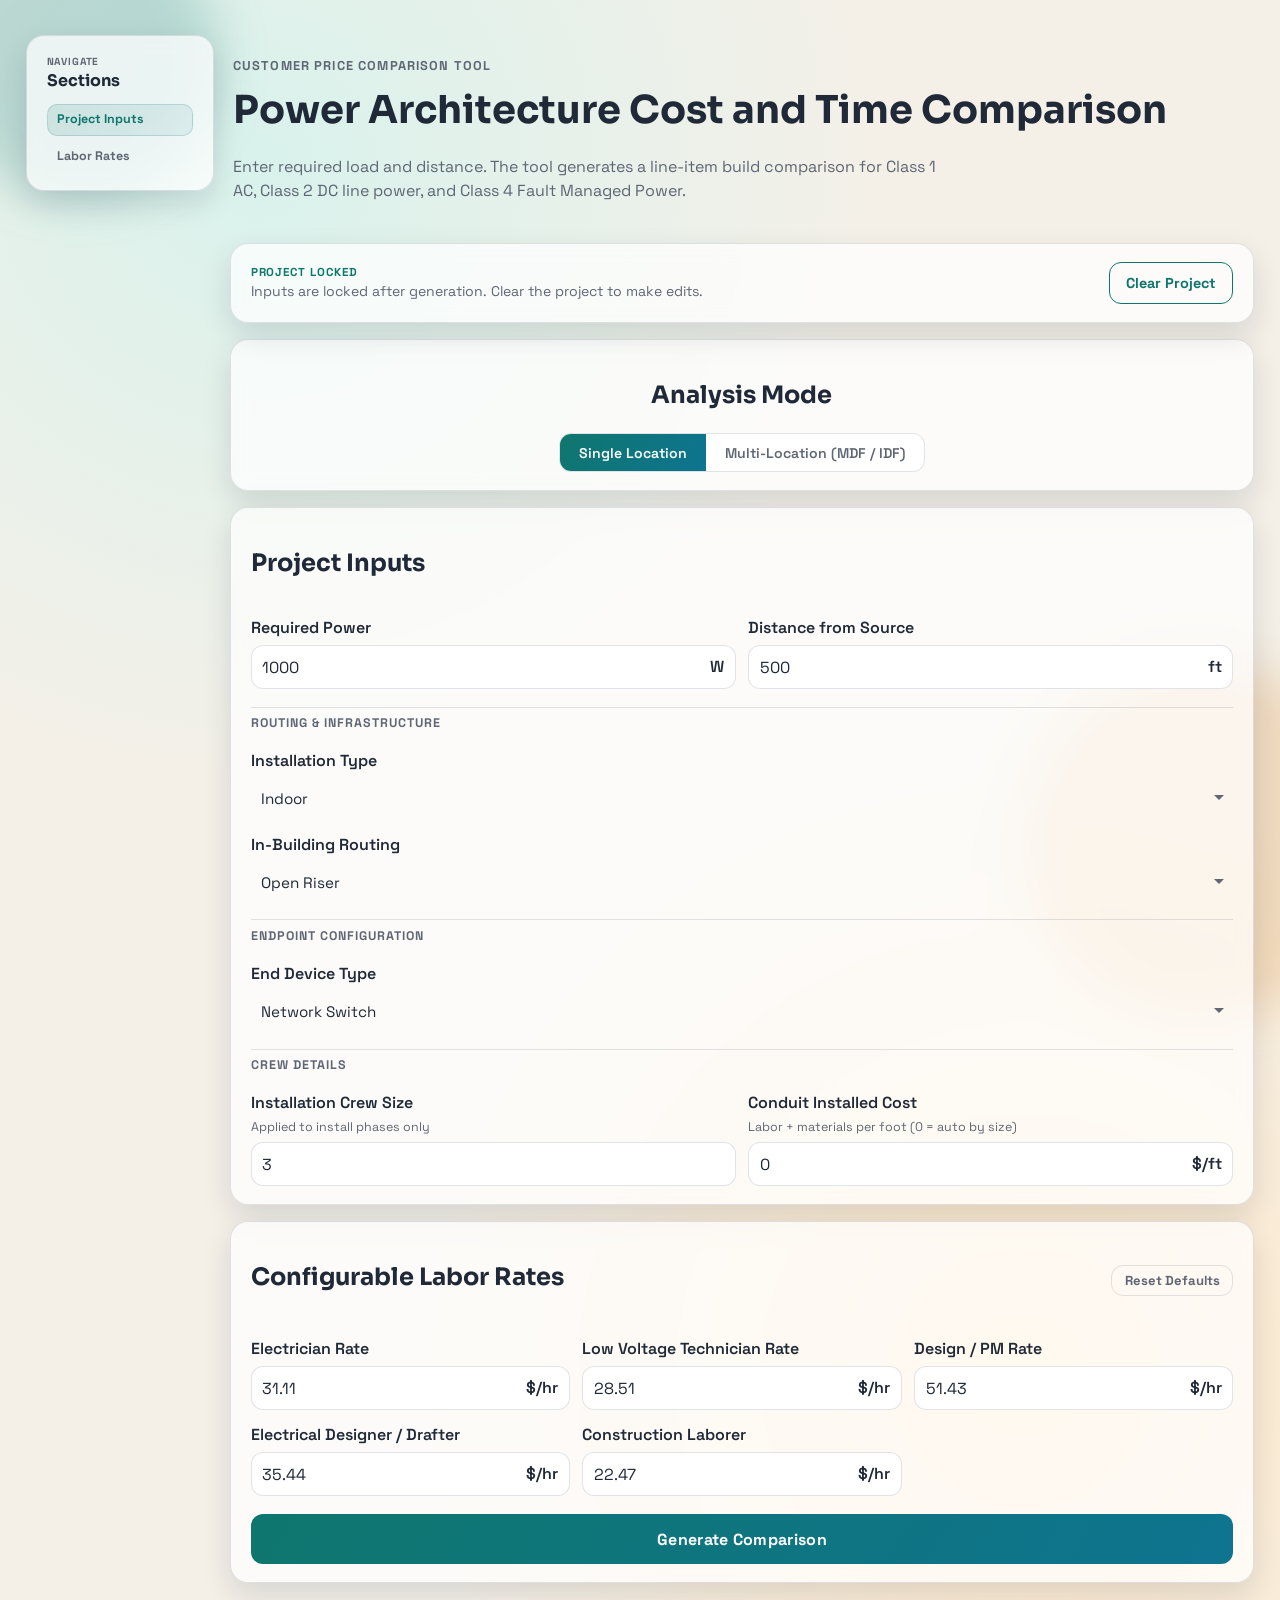
<file: index.html>
<!doctype html>
<html lang="en">
<head>
  <meta charset="UTF-8" />
  <meta name="viewport" content="width=device-width, initial-scale=1.0" />
  <title>Power Delivery Comparison Tool</title>
  <link rel="preconnect" href="https://fonts.googleapis.com" />
  <link rel="preconnect" href="https://fonts.gstatic.com" crossorigin />
  <link href="https://fonts.googleapis.com/css2?family=Space+Grotesk:wght@400;500;700&family=Sora:wght@400;600;700&display=swap" rel="stylesheet" />
  <link rel="stylesheet" href="styles.css" />
</head>
<body>
  <div class="bg-orb orb-1"></div>
  <div class="bg-orb orb-2"></div>
  <div class="page-layout">
    <aside class="section-nav card" id="sectionNav" aria-label="Page section navigation">
      <div class="section-nav-head">
        <p class="section-nav-kicker">Navigate</p>
        <h2>Sections</h2>
      </div>
      <nav class="section-nav-list" id="sectionNavList"></nav>
    </aside>

    <main class="app-shell">
    <header class="hero nav-target" id="overview" data-nav-label="Overview">
      <p class="kicker">Customer Price Comparison Tool</p>
      <h1>Power Architecture Cost and Time Comparison</h1>
      <p>
        Enter required load and distance. The tool generates a line-item build comparison for
        Class 1 AC, Class 2 DC line power, and Class 4 Fault Managed Power.
      </p>
    </header>

    <div class="project-toolbar card" id="projectToolbar" hidden>
      <div>
        <p class="project-toolbar-kicker">Project Locked</p>
        <p class="project-toolbar-text">Inputs are locked after generation. Clear the project to make edits.</p>
      </div>
      <button id="clearProjectBtn" type="button" class="btn-secondary">Clear Project</button>
    </div>

    <!-- Mode Toggle -->
    <section class="mode-toggle card nav-target" id="analysisMode" data-nav-label="Mode">
      <h2>Analysis Mode</h2>
      <div class="toggle-group">
        <button id="modeSingle" class="toggle-btn active" type="button">Single Location</button>
        <button id="modeMulti" class="toggle-btn" type="button">Multi-Location (MDF / IDF)</button>
      </div>
    </section>

    <!-- Single Location Inputs (existing) -->
    <section class="controls card nav-target" id="singleLocationSection" data-nav-label="Project Inputs">
      <h2>Project Inputs</h2>
      <div class="control-grid">
        <label>
          Required Power
          <div class="input-wrap">
            <input id="powerW" type="number" min="10" max="15000" value="1000" step="10" />
            <span>W</span>
          </div>
        </label>

        <label>
          Distance from Source
          <div class="input-wrap">
            <input id="distanceFt" type="number" min="25" max="5000" value="500" step="25" />
            <span>ft</span>
          </div>
        </label>
      </div>

      <div class="input-section-divider">Routing & Infrastructure</div>
      <div class="control-grid">
        <label>
          Installation Type
          <select id="installationType">
            <option value="indoor">Indoor</option>
            <option value="outdoor">Outdoor</option>
            <option value="mixed">Mixed (Indoor + Outdoor)</option>
          </select>
        </label>
      </div>

      <div class="control-grid" id="indoorRoutingGroup">
        <label>
          In-Building Routing
          <select id="inBuildingType">
            <option value="idf">Open Riser</option>
            <option value="plenum">Plenum Space</option>
            <option value="open-tray">Open Cable Tray</option>
            <option value="j-hooks">J-Hooks on Beam</option>
            <option value="surface">Surface Mount</option>
          </select>
        </label>
      </div>

      <div class="control-grid" id="outdoorRoutingGroup" style="display: none;">
        <label>
          Outdoor/External Routing
          <select id="outdoorType">
            <option value="direct-bury">Direct Bury</option>
            <option value="conduit-bury">Conduit Buried</option>
            <option value="aerial">Aerial/Pole-Mount</option>
            <option value="wall-mount">Wall Mount</option>
            <option value="underground-duct">Underground Duct</option>
          </select>
        </label>
        <label>
          AC Conduit Size (outdoor)
          <select id="outdoorConduitSize">
            <option value='3/4"'>3/4"</option>
            <option value='1"'>1"</option>
            <option value='1-1/4"'>1-1/4"</option>
            <option value='2"' selected>2"</option>
            <option value='4"'>4"</option>
          </select>
        </label>
      </div>

      <div class="input-section-divider">Endpoint Configuration</div>
      <div class="control-grid">
        <label>
          End Device Type
          <select id="endDeviceType">
            <option value="switch">Network Switch</option>
            <option value="media-converter">Media Converter</option>
            <option value="direct">Direct to Device</option>
          </select>
        </label>
      </div>

      <div class="input-section-divider">Crew Details</div>
      <div class="control-grid">
        <label>
          Installation Crew Size
          <small>Applied to install phases only</small>
          <div class="input-wrap">
            <input id="crewSize" type="number" min="1" max="20" value="3" step="1" />
          </div>
        </label>

        <label>
          Conduit Installed Cost
          <small>Labor + materials per foot (0 = auto by size)</small>
          <div class="input-wrap">
            <input id="conduitCostPerFt" type="number" min="0" max="50" value="0" step="0.50" />
            <span>$/ft</span>
          </div>
        </label>
      </div>

    </section>

    <!-- Multi-Location Inputs -->
    <section class="controls card nav-target" id="multiLocationSection" data-nav-label="Multi-Location" style="display:none;">
      <h2>Multi-Location Project</h2>
      <p class="section-subtitle">Define each MDF/IDF location with its own power, distance, and routing parameters.</p>

      <div class="input-section-divider">Shared Settings</div>
      <div class="control-grid">
        <label>
          Installation Crew Size
          <small>Applied across all locations</small>
          <div class="input-wrap">
            <input id="multiCrewSize" type="number" min="1" max="20" value="3" step="1" />
            <span>persons</span>
          </div>
        </label>
      </div>

      <div class="input-section-divider">Locations</div>
      <div id="locationList"></div>

      <div class="location-actions">
        <button id="addLocationBtn" type="button" class="btn-secondary">+ Add Location</button>
      </div>
    </section>

    <section class="rates card nav-target" id="laborRates" data-nav-label="Labor Rates">
      <div class="section-head">
        <h2>Configurable Labor Rates</h2>
        <button id="resetRatesBtn" type="button">Reset Defaults</button>
      </div>
      <div class="control-grid">
        <label>
          Electrician Rate
          <div class="input-wrap">
            <input id="rateElectrician" type="number" min="10" max="250" value="31.11" step="0.1" />
            <span>$/hr</span>
          </div>
        </label>

        <label>
          Low Voltage Technician Rate
          <div class="input-wrap">
            <input id="rateLvTech" type="number" min="10" max="250" value="28.51" step="0.1" />
            <span>$/hr</span>
          </div>
        </label>

        <label>
          Design / PM Rate
          <div class="input-wrap">
            <input id="rateDesign" type="number" min="10" max="250" value="51.43" step="0.1" />
            <span>$/hr</span>
          </div>
        </label>

        <label>
          Electrical Designer / Drafter
          <div class="input-wrap">
            <input id="rateDesigner" type="number" min="10" max="250" value="35.44" step="0.1" />
            <span>$/hr</span>
          </div>
        </label>

        <label>
          Construction Laborer
          <div class="input-wrap">
            <input id="rateLaborer" type="number" min="10" max="250" value="22.47" step="0.1" />
            <span>$/hr</span>
          </div>
        </label>
      </div>
      <div class="project-generate-row">
        <button id="calculateProjectBtn" type="button">Generate Comparison</button>
      </div>
    </section>

    <section class="export-bar card" id="exportPackage" hidden>
      <div class="section-head">
        <h2>Export Customer Package</h2>
        <p>Download a formatted report for customer delivery.</p>
      </div>
      <div class="export-actions">
        <input type="text" id="projectName" placeholder="Project Name (e.g., Building A Power Study)" class="export-input" />
        <input type="text" id="customerName" placeholder="Customer / Owner Name" class="export-input" />
        <input type="text" id="preparedBy" placeholder="Prepared By" class="export-input" />
        <div class="export-buttons">
          <button id="exportPdfBtn" type="button" class="btn-export btn-pdf">Export PDF</button>
          <button id="exportExcelBtn" type="button" class="btn-export btn-excel">Export Excel</button>
        </div>
      </div>
    </section>

    <hr class="results-divider" id="resultsDivider" hidden />

    <!-- Multi-Location Output -->
    <div id="multiOutputArea" class="output-hidden">
      <section class="summary card nav-target" id="multiSummary" data-nav-label="Multi Summary" aria-live="polite"></section>
      <section class="card nav-target" id="multiCapacity" data-nav-label="Power Capacity"></section>
      <section class="card nav-target" id="multiLocationBreakdown" data-nav-label="Location Breakdown"></section>
    </div>

    <!-- Single Location Output -->
    <div id="outputArea" class="output-hidden">
      <section class="summary card nav-target" id="summary" data-nav-label="Snapshot" aria-live="polite"></section>

      <section class="phase-sections card nav-target" id="phaseSections" data-nav-label="Phase Breakdown">
        <div class="section-head">
          <h2>Project Phases at a Glance</h2>
          <p>Simple stage-by-stage view for planning and customer discussion.</p>
        </div>
        <div id="phaseBreakdown"></div>
      </section>

      <section class="gantt-section card nav-target" id="timelineSection" data-nav-label="Timeline">
        <div class="section-head">
          <h2>Installation Timeline — Gantt Chart</h2>
          <p>Phase-by-phase duration for each power architecture (crew-days).</p>
        </div>
        <div id="ganttChart"></div>
      </section>

      <section class="comparison-chart card nav-target" id="pricingComparison" data-nav-label="Pricing">
        <div class="section-head">
          <h2>Pricing Comparison</h2>
          <p>Total project cost for each architecture — longer bar indicates higher investment.</p>
        </div>
        <div class="chart-container" id="comparisonRadar"></div>
      </section>

      <section class="cost-drivers card nav-target" id="costDriversSection" data-nav-label="Cost Drivers">
        <div class="section-head">
          <h2>Top 5 Cost Drivers</h2>
          <p>Highest-cost line items across all architectures — where the money goes.</p>
        </div>
        <div id="costDriversTable"></div>
      </section>

      <section class="capacity-section card nav-target" id="capacitySection" data-nav-label="Capacity">
        <div class="section-head">
          <h2>Future Power Capacity Availability</h2>
          <p>Compare how much spare power is left after the current load is provisioned for each architecture.</p>
        </div>
        <div id="capacityAvailability"></div>
      </section>

      <section class="assumptions card nav-target" id="assumptionsSection" data-nav-label="Assumptions">
        <h2>Model Assumptions</h2>
        <ul>
          <li>Unit rates are based on the provided Panduit planning sheets and normalized for single-site comparisons.</li>
          <li>Labor day assumes 8 hours. Distance influences both material quantity and installation effort.</li>
          <li>Class 2 is strongest for low-power scenarios and may require parallel runs at higher loads.</li>
          <li>Class 4 includes head-end and receiver hardware allocation plus fiber and CL4 pathway work.</li>
        </ul>
      </section>
    </div>
  </main>
  </div>

  <script src="vendor/jspdf.umd.min.js"></script>
  <script src="vendor/jspdf.plugin.autotable.min.js"></script>
  <script src="vendor/xlsx.full.min.js"></script>
  <script src="app.js"></script>
</body>
</html>
</file>
<file: styles.css>
:root {
  --bg: #f4f0e8;
  --ink: #1f2937;
  --muted: #5f6674;
  --card: rgba(255, 255, 255, 0.72);
  --line: rgba(19, 31, 49, 0.12);
  --accent: #0f766e;
  --accent-2: #d97706;
  --good: #166534;
  --warn: #9a3412;
  --shadow: 0 12px 30px rgba(8, 20, 40, 0.12);
  --arch-ac:  #1d4ed8;
  --arch-cl2: #7c3aed;
  --arch-cl4: #0f766e;
  --radius-card: 18px;
  --radius-input: 12px;
}

* {
  box-sizing: border-box;
}

body {
  margin: 0;
  font-family: "Space Grotesk", sans-serif;
  background:
    radial-gradient(circle at 20% 10%, #d9f2ec 0%, transparent 35%),
    radial-gradient(circle at 80% 85%, #ffe8c7 0%, transparent 35%),
    var(--bg);
  color: var(--ink);
  min-height: 100vh;
  line-height: 1.5;
}

.bg-orb {
  position: fixed;
  filter: blur(24px);
  border-radius: 50%;
  z-index: -1;
}

.orb-1 {
  width: 280px;
  height: 280px;
  background: rgba(15, 118, 110, 0.2);
  top: -80px;
  left: -60px;
}

.orb-2 {
  width: 360px;
  height: 360px;
  background: rgba(217, 119, 6, 0.18);
  bottom: -120px;
  right: -100px;
}

.page-layout {
  width: min(1380px, 96vw);
  margin: 2.2rem auto;
  display: grid;
  grid-template-columns: 188px minmax(0, 1fr);
  gap: 1rem;
  align-items: start;
}

.app-shell {
  width: 100%;
  margin: 0;
  display: grid;
  gap: 1rem;
}

.nav-target {
  scroll-margin-top: 5.75rem;
}

.section-nav {
  position: sticky;
  top: 1rem;
  align-self: start;
  display: grid;
  gap: 0.65rem;
  padding: 0.78rem;
}

.section-nav.is-empty {
  display: none;
}

.section-nav-head h2,
.section-nav-head p {
  margin: 0;
}

.section-nav-kicker {
  font-size: 0.64rem;
  text-transform: uppercase;
  letter-spacing: 0.08em;
  color: var(--muted);
  font-weight: 700;
}

.section-nav-head h2 {
  font-size: 1rem;
}

.section-nav-list {
  display: grid;
  gap: 0.28rem;
}

.section-nav-link {
  display: block;
  padding: 0.46rem 0.58rem;
  border-radius: 10px;
  color: var(--muted);
  text-decoration: none;
  font-size: 0.78rem;
  font-weight: 700;
  border: 1px solid transparent;
  transition: background 0.16s ease, color 0.16s ease, border-color 0.16s ease, transform 0.16s ease;
  line-height: 1.25;
}

.section-nav-link:hover {
  background: rgba(15, 118, 110, 0.08);
  color: var(--ink);
  border-color: rgba(15, 118, 110, 0.12);
  transform: translateX(2px);
}

.section-nav-link.is-active,
.section-nav-link[aria-current="true"] {
  background: linear-gradient(120deg, rgba(15, 118, 110, 0.14), rgba(14, 116, 144, 0.08));
  border-color: rgba(15, 118, 110, 0.18);
  color: #0f766e;
}

.hero h1,
h2 {
  font-family: "Sora", sans-serif;
}

.hero {
  padding: 0.5rem 0.2rem;
  animation: reveal 0.55s ease both;
}

.kicker {
  letter-spacing: 0.09em;
  text-transform: uppercase;
  color: var(--accent);
  font-weight: 700;
  font-size: 0.8rem;
  margin-bottom: 0.4rem;
}

.hero h1 {
  margin: 0;
  font-size: clamp(1.6rem, 3vw, 2.4rem);
}

.hero p {
  max-width: 72ch;
  color: var(--muted);
}

.project-toolbar {
  display: flex;
  align-items: center;
  justify-content: space-between;
  gap: 1rem;
  padding-block: 0.85rem;
  position: sticky;
  top: 0.75rem;
  z-index: 4;
}

.project-toolbar-kicker,
.project-toolbar-text {
  margin: 0;
}

.project-toolbar-kicker {
  font-size: 0.72rem;
  font-weight: 700;
  letter-spacing: 0.08em;
  text-transform: uppercase;
  color: var(--accent);
}

.project-toolbar-text {
  color: var(--muted);
  font-size: 0.88rem;
}

.card {
  background: var(--card);
  border: 1px solid var(--line);
  border-radius: 18px;
  box-shadow: var(--shadow);
  backdrop-filter: blur(8px);
  padding: 1.1rem 1.25rem;
  animation: reveal 0.45s ease both;
}

.controls {
  display: grid;
  gap: 0.9rem;
}

.rates {
  display: grid;
  gap: 0.8rem;
}

.control-grid {
  display: grid;
  grid-template-columns: repeat(auto-fit, minmax(250px, 1fr));
  gap: 0.8rem;
}

label {
  display: grid;
  gap: 0.35rem;
  font-weight: 600;
}

.input-wrap {
  display: flex;
  align-items: center;
  border: 1px solid var(--line);
  border-radius: var(--radius-input);
  background: #fff;
  padding-right: 0.65rem;
  transition: border-color 0.15s ease, box-shadow 0.15s ease;
}

.input-wrap:focus-within {
  border-color: var(--accent);
  box-shadow: 0 0 0 3px rgba(15, 118, 110, 0.12);
}

input[type="number"],
input[type="text"] {
  border: 0;
  width: 100%;
  font-size: 1rem;
  font-family: inherit;
  padding: 0.65rem;
  background: transparent;
  color: var(--ink);
}

input[type="number"]:focus,
input[type="text"]:focus {
  outline: none;
}

select {
  border: 0;
  width: 100%;
  font-size: 0.95rem;
  font-family: inherit;
  padding: 0.65rem;
  background: transparent;
  color: var(--ink);
  cursor: pointer;
  appearance: none;
  background-image: url("data:image/svg+xml,%3Csvg xmlns='http://www.w3.org/2000/svg' width='12' height='8' viewBox='0 0 12 8'%3E%3Cpath fill='%235f6674' d='M1 1l5 5 5-5'/%3E%3C/svg%3E");
  background-repeat: no-repeat;
  background-position: right 0.5rem center;
  padding-right: 2rem;
}

select:focus {
  outline: none;
}

.input-wrap select {
  width: 100%;
  padding: 0.65rem;
  padding-right: 2rem;
}

.slider-wrap {
  display: none;
}

input[type="range"] {
  width: 100%;
  accent-color: var(--accent);
}

button {
  border: 0;
  border-radius: var(--radius-input);
  padding: 0.72rem 1rem;
  font-family: inherit;
  font-size: 0.92rem;
  font-weight: 700;
  cursor: pointer;
  transition: transform 0.15s ease, box-shadow 0.15s ease;
}

button:focus-visible {
  outline: 3px solid var(--accent);
  outline-offset: 2px;
}

#calculateProjectBtn {
  width: 100%;
  background: linear-gradient(120deg, #0f766e, #0e7490);
  color: #fff;
  font-size: 1rem;
  padding: 0.9rem 1rem;
  letter-spacing: 0.02em;
}

#calculateProjectBtn:hover {
  transform: translateY(-1px);
  box-shadow: 0 8px 22px rgba(15, 118, 110, 0.38);
}

button:disabled {
  cursor: not-allowed;
  opacity: 0.6;
  transform: none;
  box-shadow: none;
}

input:disabled,
select:disabled {
  color: var(--muted);
  cursor: not-allowed;
}

.project-generate-row {
  margin-top: 0.35rem;
}

#resetRatesBtn {
  background: transparent;
  color: var(--muted);
  border: 1px solid var(--line);
  padding: 0.4rem 0.8rem;
  font-size: 0.82rem;
}

#resetRatesBtn:hover {
  background: rgba(0, 0, 0, 0.035);
}

#outputArea.output-hidden,
#multiOutputArea.output-hidden {
  display: none;
}

#outputArea,
#multiOutputArea {
  display: grid;
  gap: 1rem;
}

/* ─── Section Divider between Export & Results ─────────── */
.results-divider {
  border: none;
  height: 2px;
  background: linear-gradient(90deg, transparent, var(--accent) 30%, var(--accent) 70%, transparent);
  opacity: 0.35;
  margin: 0.5rem 0;
}

.phase-sections {
  background:
    linear-gradient(180deg, rgba(15, 118, 110, 0.08), rgba(255, 255, 255, 0.82));
}

.phase-grid {
  display: grid;
  gap: 0.8rem;
}

.phase-card {
  border: 1px solid var(--line);
  background: #fff;
  border-radius: 14px;
  padding: 0.75rem;
}

.phase-card h3 {
  margin: 0 0 0.4rem;
  font-size: 1rem;
}

.phase-options {
  display: grid;
  grid-template-columns: repeat(auto-fit, minmax(220px, 1fr));
  gap: 0.6rem;
}

.option-pill {
  border: 1px solid var(--line);
  border-radius: 12px;
  padding: 0.55rem;
  background: linear-gradient(160deg, rgba(244, 240, 232, 0.65), #fff);
}

.option-pill h4 {
  margin: 0 0 0.2rem;
  font-size: 0.92rem;
}

.input-section-divider {
  grid-column: 1 / -1;
  font-size: 0.78rem;
  font-weight: 700;
  letter-spacing: 0.08em;
  text-transform: uppercase;
  color: var(--muted);
  padding: 0.4rem 0 0.1rem;
  border-top: 1px solid var(--line);
  margin-top: 0.2rem;
}

label small {
  font-weight: 400;
  font-size: 0.78rem;
  color: var(--muted);
  margin-top: -0.15rem;
}

.option-pill p {
  margin: 0.12rem 0;
  color: var(--muted);
  font-size: 0.84rem;
}

.option-pill[data-arch="ac"]  { border-left: 3px solid var(--arch-ac);  }
.option-pill[data-arch="cl2"] { border-left: 3px solid var(--arch-cl2); }
.option-pill[data-arch="cl4"] { border-left: 3px solid var(--arch-cl4); }

/* Task checklist inside phase cards */
.task-checklist {
  margin-top: 0.75rem;
  border-top: 1px solid var(--line);
  padding-top: 0.6rem;
}

.task-table {
  width: 100%;
  border-collapse: collapse;
  font-size: 0.82rem;
}

.task-table thead th {
  text-align: center;
  font-size: 0.78rem;
  font-weight: 700;
  color: var(--muted);
  padding: 0.25rem 0.5rem;
  border-bottom: 1px solid var(--line);
}

.task-table thead th:first-child {
  text-align: left;
}

.task-table tbody tr:nth-child(even) {
  background: rgba(0, 0, 0, 0.025);
}

.task-name {
  padding: 0.28rem 0.5rem;
  color: var(--ink);
  font-weight: 500;
}

.task-check {
  text-align: center;
  padding: 0.28rem 0.4rem;
}

.task-check.task-cost {
  font-weight: 600;
  font-size: 0.78rem;
  color: #1e293b;
  font-variant-numeric: tabular-nums;
}

.task-totals-row {
  border-top: 2px solid #334155;
  background: #f1f5f9;
}

.task-totals-row td {
  padding-top: 0.4rem;
  padding-bottom: 0.4rem;
}

.task-totals-row .task-total {
  font-weight: 700;
  font-size: 0.82rem;
  color: #0f172a;
}

.check-yes {
  color: #0d9488;
  font-size: 1rem;
  font-weight: 700;
}

.check-no {
  color: #cbd5e1;
  font-size: 0.9rem;
}

.metrics {
  display: grid;
  grid-template-columns: repeat(auto-fit, minmax(170px, 1fr));
  gap: 0.75rem;
}

.metric {
  border: 1px solid var(--line);
  border-radius: var(--radius-input);
  background: #fff;
  padding: 0.7rem 0.85rem;
}

.metric p {
  margin: 0;
  color: var(--muted);
  font-size: 0.84rem;
}

.snapshot-context {
  margin-bottom: 0.85rem;
}

.snapshot-scenarios {
  grid-template-columns: repeat(3, 1fr);
}

.scenario-metric {
  border: 1px solid var(--line);
  border-radius: var(--radius-input);
  padding: 0.75rem 0.85rem;
  background: #fff;
}

.scenario-metric[data-arch="ac"]  { border-top: 3px solid var(--arch-ac);  }
.scenario-metric[data-arch="cl2"] { border-top: 3px solid var(--arch-cl2); }
.scenario-metric[data-arch="cl4"] { border-top: 3px solid var(--arch-cl4); }

.scenario-metric-name {
  font-size: 0.78rem;
  font-weight: 700;
  text-transform: uppercase;
  letter-spacing: 0.05em;
  color: var(--muted);
  margin: 0 0 0.3rem;
}

.snap-badges {
  display: flex;
  flex-wrap: wrap;
  gap: 0.3rem;
  margin-top: 0.4rem;
}

.snap-badge {
  display: inline-block;
  font-size: 0.7rem;
  font-weight: 700;
  padding: 0.15rem 0.45rem;
  border-radius: 999px;
}

.snap-badge.good {
  background: rgba(202, 138, 4, 0.12);
  color: #ca8a04;
}

.snap-badge.fast {
  background: rgba(99, 102, 241, 0.12);
  color: #6366f1;
}

.snap-badge.safe {
  background: rgba(13, 148, 136, 0.12);
  color: #0d9488;
}

.metric h3 {
  margin: 0.2rem 0 0;
  font-size: 1.15rem;
}

.section-head {
  display: flex;
  align-items: baseline;
  justify-content: space-between;
  flex-wrap: wrap;
  gap: 0.5rem;
  margin-bottom: 0.55rem;
}

.section-head p {
  margin: 0;
  color: var(--muted);
  font-size: 0.88rem;
  width: 100%;
}

.summary-warnings {
  display: grid;
  gap: 0.5rem;
  margin: 0 0 0.8rem;
}

.summary-warning {
  border: 1px solid rgba(220, 38, 38, 0.22);
  border-left: 4px solid #dc2626;
  border-radius: 12px;
  background: rgba(254, 242, 242, 0.88);
  color: #991b1b;
  padding: 0.65rem 0.8rem;
  font-size: 0.86rem;
}

table {
  width: 100%;
  border-collapse: collapse;
}

th,
td {
  border-bottom: 1px solid var(--line);
  padding: 0.58rem 0.45rem;
  text-align: left;
  vertical-align: top;
}

th {
  font-size: 0.82rem;
  color: #223047;
}

.subtle {
  color: var(--muted);
  font-size: 0.85rem;
}

.badge {
  display: inline-block;
  border-radius: 999px;
  padding: 0.15rem 0.55rem;
  font-size: 0.75rem;
  font-weight: 700;
}

.badge.good {
  background: rgba(22, 101, 52, 0.12);
  color: var(--good);
}

.badge.warn {
  background: rgba(154, 52, 18, 0.12);
  color: var(--warn);
}

.badge.bad {
  background: rgba(220, 38, 38, 0.15);
  color: #dc2626;
}

.assumptions ul {
  margin: 0.4rem 0 0;
  padding-left: 1rem;
}

.assumptions li {
  margin-bottom: 0.35rem;
  color: var(--muted);
}

/* ── Gantt chart ─────────────────────────────────────────────── */
.gantt-section {
  overflow: hidden;
}

.gantt-wrap {
  display: grid;
  gap: 0.65rem;
  margin-top: 0.6rem;
}

.gantt-scenario {
  display: grid;
  align-items: center;
  gap: 0.1rem;
}

.gantt-label-row {
  display: flex;
  align-items: center;
  gap: 0.55rem;
  margin-bottom: 0.15rem;
}

.gantt-scenario-name {
  font-weight: 700;
  font-size: 0.92rem;
  min-width: 220px;
}

.gantt-total-label {
  font-size: 0.82rem;
  color: var(--muted);
}

.gantt-track {
  display: flex;
  height: 36px;
  border-radius: 8px;
  overflow: hidden;
  background: rgba(0,0,0,0.05);
  position: relative;
}

.gantt-bar {
  display: flex;
  align-items: center;
  justify-content: center;
  font-size: 0.7rem;
  font-weight: 700;
  color: #fff;
  overflow: hidden;
  white-space: nowrap;
  text-overflow: ellipsis;
  padding: 0 6px;
  border-right: 2px solid rgba(255,255,255,0.35);
  transition: width 0.55s cubic-bezier(0.34,1.56,0.64,1);
  cursor: default;
  position: relative;
}

.gantt-bar:last-child {
  border-right: none;
}

.gantt-bar:hover .gantt-tooltip {
  opacity: 1;
  transform: translateX(-50%) translateY(0);
}

.gantt-tooltip {
  position: absolute;
  bottom: calc(100% + 6px);
  left: 50%;
  transform: translateX(-50%) translateY(4px);
  background: var(--ink);
  color: #fff;
  border-radius: 8px;
  padding: 0.35rem 0.6rem;
  font-size: 0.75rem;
  white-space: nowrap;
  z-index: 10;
  opacity: 0;
  pointer-events: none;
  transition: opacity 0.15s ease, transform 0.15s ease;
}

.gantt-legend {
  display: flex;
  flex-wrap: wrap;
  gap: 0.4rem 1rem;
  margin-top: 0.75rem;
  padding-top: 0.6rem;
  border-top: 1px solid var(--line);
}

.gantt-legend-item {
  display: flex;
  align-items: center;
  gap: 0.35rem;
  font-size: 0.8rem;
}

.gantt-legend-swatch {
  width: 14px;
  height: 14px;
  border-radius: 4px;
}

.gantt-bar-0  { background: #0f766e; }
.gantt-bar-1  { background: #0e7490; }
.gantt-bar-2  { background: #1d4ed8; }
.gantt-bar-3  { background: #7c3aed; }
.gantt-bar-4  { background: #b45309; }
.gantt-bar-5  { background: #064e3b; }

.chart-container {
  position: relative;
  width: 100%;
  margin-top: 0.8rem;
}

.cost-chart {
  display: grid;
  gap: 0.8rem;
}

.cost-scale {
  font-size: 0.8rem;
  color: var(--muted);
}

.cost-row {
  border: 1px solid var(--line);
  border-radius: var(--radius-input);
  background: #fff;
  padding: 0.7rem;
}

.cost-row-head {
  display: flex;
  align-items: center;
  justify-content: space-between;
  gap: 0.75rem;
  margin-bottom: 0.45rem;
}

.cost-row-name,
.cost-row-value {
  margin: 0;
}

.cost-row-name {
  font-weight: 700;
  letter-spacing: 0.03em;
}

.cost-row-value {
  font-family: "Sora", sans-serif;
  font-size: 0.98rem;
}

.cost-row-track {
  height: 14px;
  border-radius: 999px;
  background: rgba(19, 31, 49, 0.1);
  overflow: hidden;
}

.cost-row-fill {
  height: 100%;
  border-radius: inherit;
  min-width: 6px;
  transition: width 0.35s ease;
}

.cost-row[data-arch="ac"] .cost-row-fill {
  background: linear-gradient(90deg, #1d4ed8, #3b82f6);
}

.cost-row[data-arch="cl2"] .cost-row-fill {
  background: linear-gradient(90deg, #7c3aed, #a78bfa);
}

.cost-row[data-arch="cl4"] .cost-row-fill {
  background: linear-gradient(90deg, #0f766e, #14b8a6);
}

.cost-best {
  display: inline-block;
  margin-left: 0.4rem;
  padding: 0.05rem 0.4rem;
  border-radius: 999px;
  background: rgba(16, 185, 129, 0.15);
  color: #047857;
  font-size: 0.7rem;
  text-transform: uppercase;
  letter-spacing: 0.04em;
}

@media (max-width: 700px) {
  .chart-container {
    margin-top: 0.6rem;
  }

  .cost-row {
    padding: 0.62rem;
  }

  .cost-row-value {
    font-size: 0.9rem;
  }
}

.scenario-metric.cheapest {
  border: 3px solid #10b981;
  background: linear-gradient(135deg, rgba(16, 185, 129, 0.08), #fff);
  box-shadow: 0 0 0 1px rgba(16, 185, 129, 0.2);
}

.scenario-metric.cheapest .scenario-metric-name::before {
  content: "💰 ";
}

/* ── Blended phase table ─────────────────────────────────────── */

@keyframes reveal {
  from {
    opacity: 0;
    transform: translateY(8px);
  }
  to {
    opacity: 1;
    transform: translateY(0);
  }
}

@media (max-width: 700px) {
  .page-layout {
    margin: 1rem auto;
  }

  .card {
    padding: 0.85rem;
  }

  .snapshot-scenarios {
    grid-template-columns: 1fr;
  }

  .gantt-scenario-name {
    min-width: 0;
    flex: 1;
  }

  .phase-options {
    grid-template-columns: 1fr;
  }

  .task-table thead th:first-child {
    min-width: 140px;
  }
}

@media (max-width: 1120px) {
  .page-layout {
    grid-template-columns: 1fr;
  }

  .section-nav {
    top: 0.55rem;
    z-index: 30;
    padding: 0.6rem 0.65rem;
  }

  .section-nav-head {
    display: none;
  }

  .section-nav-list {
    display: flex;
    gap: 0.45rem;
    overflow-x: auto;
    padding-bottom: 0.1rem;
  }

  .section-nav-link {
    white-space: nowrap;
    flex: 0 0 auto;
  }
}

/* ── Mode Toggle ─────────────────────────────────────────────── */
.mode-toggle {
  text-align: center;
}

.toggle-group {
  display: inline-flex;
  gap: 0;
  border: 1px solid var(--line);
  border-radius: var(--radius-input);
  overflow: hidden;
  background: #fff;
}

.toggle-btn {
  padding: 0.6rem 1.2rem;
  font-size: 0.88rem;
  font-weight: 600;
  border: none;
  border-radius: 0;
  background: transparent;
  color: var(--muted);
  cursor: pointer;
  transition: background 0.15s, color 0.15s;
}

.toggle-btn.active {
  background: linear-gradient(120deg, #0f766e, #0e7490);
  color: #fff;
}

.toggle-btn:hover:not(.active) {
  background: rgba(15, 118, 110, 0.08);
}

/* ── Multi-Location UI ───────────────────────────────────────── */
.section-subtitle {
  margin: 0 0 0.6rem;
  color: var(--muted);
  font-size: 0.88rem;
}

.location-card {
  border: 1px solid var(--line);
  border-radius: 14px;
  background: #fff;
  padding: 0.85rem;
  margin-bottom: 0.65rem;
  position: relative;
  animation: reveal 0.3s ease both;
}

.location-card-header {
  display: flex;
  align-items: center;
  justify-content: space-between;
  margin-bottom: 0.5rem;
}

.location-card-header h4 {
  margin: 0;
  font-size: 0.95rem;
}

.location-card-header .remove-location-btn {
  background: transparent;
  border: 1px solid rgba(220, 38, 38, 0.3);
  color: #dc2626;
  font-size: 0.78rem;
  padding: 0.25rem 0.55rem;
  border-radius: 8px;
}

.location-card-header .remove-location-btn:hover {
  background: rgba(220, 38, 38, 0.08);
}

.location-actions {
  display: flex;
  gap: 0.7rem;
  flex-wrap: wrap;
  margin-top: 0.8rem;
}

.btn-secondary {
  background: transparent;
  color: var(--accent);
  border: 1.5px solid var(--accent);
  padding: 0.7rem 1rem;
  font-size: 0.9rem;
  font-weight: 700;
}

.btn-secondary:hover {
  background: rgba(15, 118, 110, 0.08);
}

/* Multi-location output */
.multi-agg-grid {
  display: grid;
  grid-template-columns: repeat(auto-fit, minmax(200px, 1fr));
  gap: 0.75rem;
  margin-bottom: 1rem;
}

.loc-breakdown-card {
  border: 1px solid var(--line);
  border-radius: 14px;
  background: linear-gradient(160deg, rgba(244, 240, 232, 0.65), #fff);
  padding: 0.8rem;
}

.loc-breakdown-card h4 {
  margin: 0 0 0.4rem;
  font-size: 0.95rem;
}

.loc-breakdown-card .loc-meta {
  display: flex;
  gap: 0.8rem;
  flex-wrap: wrap;
  font-size: 0.82rem;
  color: var(--muted);
  margin-bottom: 0.5rem;
}

/* ─── Collapsible Location Breakout ──────────────────────── */
.loc-breakdown-collapsible {
  border: 1px solid var(--line);
  border-radius: 14px;
  background: linear-gradient(160deg, rgba(244, 240, 232, 0.65), #fff);
  margin-bottom: 0.7rem;
  overflow: hidden;
}

.loc-breakdown-collapsible[open] {
  box-shadow: 0 4px 16px rgba(8, 20, 40, 0.08);
}

.loc-breakdown-summary {
  display: flex;
  align-items: center;
  justify-content: space-between;
  padding: 0.75rem 1rem;
  cursor: pointer;
  user-select: none;
  list-style: none;
  gap: 0.75rem;
}

.loc-breakdown-summary::-webkit-details-marker {
  display: none;
}

.loc-breakdown-summary::before {
  content: "▶";
  font-size: 0.7rem;
  color: var(--accent);
  transition: transform 0.2s ease;
  flex-shrink: 0;
}

.loc-breakdown-collapsible[open] > .loc-breakdown-summary::before {
  transform: rotate(90deg);
}

.loc-breakdown-summary:hover {
  background: rgba(15, 118, 110, 0.04);
}

.loc-breakdown-title {
  font-weight: 700;
  font-size: 0.95rem;
}

.loc-breakdown-meta {
  font-size: 0.8rem;
  color: var(--muted);
}

.loc-breakdown-collapsible .loc-breakdown-card {
  border: none;
  border-radius: 0;
  border-top: 1px solid var(--line);
  background: none;
  margin-bottom: 0;
}

/* ─── Multi Summary: Per-IDF Cards & Overall Gantt ────── */
.multi-idf-cards {
  margin-top: 1.2rem;
  padding-top: 0.8rem;
  border-top: 1px solid var(--line);
}

.multi-idf-cards h3 {
  font-size: 0.92rem;
  margin: 0 0 0.6rem;
}

.idf-summary-card {
  border: 1px solid var(--line);
  border-radius: 12px;
  padding: 0.7rem 0.9rem;
  margin-bottom: 0.5rem;
  background: #fff;
}

.idf-summary-header {
  display: flex;
  align-items: flex-start;
  justify-content: space-between;
  gap: 0.6rem;
  flex-wrap: wrap;
  margin-bottom: 0.4rem;
}

.idf-summary-label {
  display: flex;
  flex-direction: column;
  gap: 0.1rem;
}

.idf-summary-label-tag {
  font-size: 0.68rem;
  text-transform: uppercase;
  font-weight: 700;
  color: var(--muted);
  letter-spacing: 0.04em;
}

.idf-summary-name {
  font-size: 0.95rem;
}

.idf-summary-stats {
  display: flex;
  gap: 1rem;
  font-size: 0.78rem;
  color: var(--muted);
}

.idf-summary-stats b {
  color: var(--ink);
  margin-right: 0.25rem;
}

.idf-arch-rows {
  display: flex;
  flex-direction: column;
  gap: 0.25rem;
}

.idf-arch-row {
  display: grid;
  grid-template-columns: 2.2rem 1fr auto auto;
  gap: 0.5rem;
  align-items: center;
  padding: 0.3rem 0.5rem;
  border-radius: 6px;
  font-size: 0.82rem;
  border-left: 3px solid var(--line);
}

.idf-arch-row[data-arch="ac"]  { border-left-color: var(--arch-ac); background: rgba(29, 78, 216, 0.03); }
.idf-arch-row[data-arch="cl2"] { border-left-color: var(--arch-cl2); background: rgba(124, 58, 237, 0.03); }
.idf-arch-row[data-arch="cl4"] { border-left-color: var(--arch-cl4); background: rgba(15, 118, 110, 0.03); }

.idf-arch-rank {
  font-size: 0.7rem;
  font-weight: 700;
  color: var(--muted);
}

.idf-arch-name {
  font-weight: 600;
}

.idf-arch-cost {
  font-weight: 700;
  text-align: right;
}

.idf-arch-time {
  color: var(--muted);
  text-align: right;
  min-width: 5rem;
}

.multi-gantt-overall {
  margin-top: 1.2rem;
  padding-top: 0.8rem;
  border-top: 1px solid var(--line);
}

.multi-gantt-overall h3 {
  font-size: 0.92rem;
  margin: 0 0 0.6rem;
}

/* ─── Multi Capacity Pie Charts ───────────────────────── */
.multi-cap-idf-heading {
  font-size: 0.92rem;
  margin: 1.2rem 0 0.6rem;
  padding-top: 0.8rem;
  border-top: 1px solid var(--line);
}

.multi-cap-idf {
  margin-bottom: 1rem;
}

.multi-cap-idf h4 {
  font-size: 0.88rem;
  margin: 0 0 0.4rem;
}

.multi-cap-idf-meta {
  font-weight: 400;
  color: var(--muted);
  font-size: 0.78rem;
}

.capacity-grid-sm .capacity-card {
  padding: 0.5rem;
}

.capacity-card-sm {
  font-size: 0.85em;
}

.capacity-card-sm .capacity-pie {
  width: 80px;
  height: 80px;
}

.capacity-card-sm .capacity-card-head h3 {
  font-size: 0.82rem;
}

.capacity-card-sm .capacity-stat span,
.capacity-card-sm .capacity-stat strong {
  font-size: 0.75rem;
}

.loc-arch-pills {
  display: grid;
  grid-template-columns: repeat(3, 1fr);
  gap: 0.5rem;
}

.loc-arch-pill {
  border: 1px solid var(--line);
  border-radius: 10px;
  padding: 0.5rem;
  text-align: center;
}

.loc-arch-pill[data-arch="ac"]  { border-top: 3px solid var(--arch-ac); }
.loc-arch-pill[data-arch="cl2"] { border-top: 3px solid var(--arch-cl2); }
.loc-arch-pill[data-arch="cl4"] { border-top: 3px solid var(--arch-cl4); }

.loc-arch-pill .pill-label {
  font-size: 0.72rem;
  text-transform: uppercase;
  font-weight: 700;
  color: var(--muted);
}

.loc-arch-pill .pill-cost {
  font-size: 1rem;
  font-weight: 700;
  margin: 0.15rem 0;
}

.loc-arch-pill .pill-days {
  font-size: 0.78rem;
  color: var(--muted);
}

.loc-gantt {
  margin-top: 0.75rem;
}

.loc-section-block {
  margin-top: 0.9rem;
}

.section-head-compact {
  margin-bottom: 0.45rem;
}

.section-head-compact h5,
.section-head-compact p {
  margin: 0;
}

.section-head-compact h5 {
  font-family: "Sora", sans-serif;
  font-size: 0.88rem;
}

.section-head-compact p {
  font-size: 0.78rem;
  color: var(--muted);
}

.loc-line-items .phase-grid {
  gap: 0.6rem;
}

.loc-line-items .phase-card {
  padding: 0.65rem;
}

.loc-line-items .phase-card h3 {
  font-size: 0.92rem;
}

.loc-line-items .phase-options {
  grid-template-columns: repeat(auto-fit, minmax(180px, 1fr));
}

.loc-line-items .option-pill {
  padding: 0.45rem;
}

.loc-line-items .task-table {
  font-size: 0.76rem;
}

.capacity-bar-chart {
  display: grid;
  gap: 0.6rem;
}

.capacity-bar-row {
  display: grid;
  gap: 0.3rem;
}

.capacity-bar-head {
  display: flex;
  justify-content: space-between;
  gap: 0.8rem;
  align-items: baseline;
}

.capacity-bar-name {
  font-size: 0.8rem;
  font-weight: 700;
}

.capacity-bar-value {
  font-size: 0.78rem;
  color: var(--muted);
}

.capacity-bar-track {
  position: relative;
  width: 100%;
  height: 12px;
  border-radius: 999px;
  background: rgba(19, 31, 49, 0.12);
  overflow: hidden;
}

.capacity-bar-used {
  position: absolute;
  inset: 0 auto 0 0;
  border-radius: inherit;
}

.capacity-bar-row[data-arch="ac"] .capacity-bar-used {
  background: var(--arch-ac);
}

.capacity-bar-row[data-arch="cl2"] .capacity-bar-used {
  background: var(--arch-cl2);
}

.capacity-bar-row[data-arch="cl4"] .capacity-bar-used {
  background: var(--arch-cl4);
}

.capacity-bar-row.is-unavailable .capacity-bar-track {
  background: rgba(95, 102, 116, 0.12);
}

.capacity-bar-row.is-unavailable .capacity-bar-used {
  background: rgba(95, 102, 116, 0.26);
}

.capacity-bar-meta {
  margin: 0;
  font-size: 0.76rem;
  color: var(--muted);
}
.gantt-mini-wrap .gantt-scenario.gantt-mini {
  margin-bottom: 0.25rem;
}
.gantt-mini-wrap .gantt-label-row {
  font-size: 0.8rem;
}
.gantt-mini-wrap .gantt-track {
  height: 14px;
}
.gantt-mini-wrap .gantt-bar {
  font-size: 0.65rem;
  line-height: 14px;
}

.cost-driver-arch {
  white-space: nowrap;
  font-weight: 600;
  font-size: 0.85rem;
}
.cost-driver-reason {
  font-size: 0.85rem;
  color: var(--muted);
}

.capacity-grid {
  display: grid;
  grid-template-columns: repeat(auto-fit, minmax(250px, 1fr));
  gap: 0.85rem;
}

.capacity-card {
  display: grid;
  gap: 0.8rem;
  padding: 0.95rem;
  border: 1px solid var(--line);
  border-radius: 16px;
  background: linear-gradient(155deg, rgba(255, 255, 255, 0.94), rgba(244, 240, 232, 0.66));
}

.capacity-card[data-arch="ac"] {
  border-top: 3px solid var(--arch-ac);
}

.capacity-card[data-arch="cl2"] {
  border-top: 3px solid var(--arch-cl2);
}

.capacity-card[data-arch="cl4"] {
  border-top: 3px solid var(--arch-cl4);
}

.capacity-card-head h3,
.capacity-card-head p {
  margin: 0;
}

.capacity-card-kicker {
  font-size: 0.73rem;
  text-transform: uppercase;
  letter-spacing: 0.08em;
  color: var(--muted);
  font-weight: 700;
}

.capacity-card-basis {
  margin-top: 0.2rem;
  color: var(--muted);
  font-size: 0.84rem;
}

.capacity-body {
  display: grid;
  grid-template-columns: 112px 1fr;
  gap: 0.9rem;
  align-items: center;
}

.capacity-pie {
  position: relative;
  width: 112px;
  height: 112px;
  border-radius: 50%;
  background: conic-gradient(var(--pie-color) 0 calc(var(--used-pct) * 1%), rgba(19, 31, 49, 0.1) calc(var(--used-pct) * 1%) 100%);
}

.capacity-pie::after {
  content: "";
  position: absolute;
  inset: 14px;
  border-radius: 50%;
  background: rgba(255, 255, 255, 0.96);
  box-shadow: inset 0 0 0 1px rgba(19, 31, 49, 0.08);
}

.capacity-pie-center {
  position: absolute;
  inset: 0;
  z-index: 1;
  display: grid;
  place-content: center;
  text-align: center;
}

.capacity-pie-center strong {
  font-family: "Sora", sans-serif;
  font-size: 1.05rem;
}

.capacity-pie-center span {
  font-size: 0.72rem;
  text-transform: uppercase;
  letter-spacing: 0.08em;
  color: var(--muted);
}

.capacity-stats {
  display: grid;
  gap: 0.45rem;
}

.capacity-stat {
  display: flex;
  align-items: center;
  justify-content: space-between;
  gap: 0.8rem;
  padding: 0.45rem 0.6rem;
  border-radius: 10px;
  border: 1px solid var(--line);
  background: rgba(255, 255, 255, 0.72);
}

.capacity-stat span {
  color: var(--muted);
  font-size: 0.79rem;
}

.capacity-stat strong {
  font-size: 0.9rem;
  font-family: "Sora", sans-serif;
}

.capacity-legend {
  display: flex;
  gap: 0.9rem;
  flex-wrap: wrap;
  color: var(--muted);
  font-size: 0.78rem;
}

.capacity-legend-item {
  display: inline-flex;
  align-items: center;
  gap: 0.38rem;
}

.capacity-swatch {
  width: 10px;
  height: 10px;
  border-radius: 50%;
  background: var(--swatch);
}

.capacity-swatch-free {
  --swatch: rgba(19, 31, 49, 0.16);
}

.capacity-note {
  margin: 0;
  color: var(--muted);
  font-size: 0.83rem;
}

.capacity-card.is-unavailable {
  opacity: 0.88;
}

@media (max-width: 700px) {
  .toggle-group {
    flex-direction: column;
  }
  .project-toolbar {
    flex-direction: column;
    align-items: flex-start;
  }
  .loc-arch-pills {
    grid-template-columns: 1fr;
  }
  .capacity-body {
    grid-template-columns: 1fr;
    justify-items: center;
  }

  .capacity-stats {
    width: 100%;
  }
}

/* ─── Export Bar ──────────────────────────────────────────── */
.export-bar .export-actions {
  display: flex;
  flex-wrap: wrap;
  gap: 0.75rem;
  align-items: flex-end;
}

.export-input {
  flex: 1;
  min-width: 180px;
  padding: 0.6rem 0.9rem;
  border: 1.5px solid var(--line);
  border-radius: var(--radius-input);
  font-family: inherit;
  font-size: 0.9rem;
  background: rgba(255, 255, 255, 0.6);
  transition: border-color 0.2s;
}

.export-input:focus {
  outline: none;
  border-color: var(--accent);
}

.export-buttons {
  display: flex;
  gap: 0.5rem;
}

.btn-export {
  padding: 0.65rem 1.2rem;
  border: none;
  border-radius: var(--radius-input);
  font-family: inherit;
  font-size: 0.88rem;
  font-weight: 700;
  cursor: pointer;
  letter-spacing: 0.01em;
  transition: transform 0.15s, box-shadow 0.2s;
}

.btn-export:hover {
  transform: translateY(-1px);
  box-shadow: 0 4px 12px rgba(0, 0, 0, 0.15);
}

.btn-pdf {
  background: linear-gradient(120deg, #dc2626, #b91c1c);
  color: #fff;
}

.btn-excel {
  background: linear-gradient(120deg, #166534, #15803d);
  color: #fff;
}

/* ── Top Cost Drivers Table ──────────────────────────────────── */
.cost-drivers-table {
  width: 100%;
  border-collapse: separate;
  border-spacing: 0;
  font-size: 0.88rem;
  border-radius: var(--radius);
  overflow: hidden;
  box-shadow: 0 1px 4px rgba(0, 0, 0, 0.06);
}

.cost-drivers-table thead tr {
  background: linear-gradient(120deg, #1e293b, #334155);
  color: #fff;
}

.cost-drivers-table thead th {
  padding: 0.7rem 0.9rem;
  font-weight: 600;
  text-align: left;
  font-size: 0.8rem;
  text-transform: uppercase;
  letter-spacing: 0.04em;
  color: #fff;
}

.cost-drivers-table thead th:not(.col-activity) {
  text-align: right;
}

.cost-drivers-table tbody tr {
  transition: background 0.15s;
}

.cost-drivers-table tbody tr:nth-child(odd) {
  background: #f8fafc;
}

.cost-drivers-table tbody tr:hover {
  background: rgba(14, 116, 144, 0.06);
}

.cost-driver-row td {
  padding: 0.75rem 0.9rem;
  border-bottom: 1px solid #e2e8f0;
  vertical-align: middle;
}

.cost-driver-rank {
  font-weight: 700;
  font-size: 1.1rem;
  color: #0e7490;
  text-align: center;
  width: 2.2rem;
}

.cost-driver-activity {
  display: flex;
  flex-direction: column;
  gap: 0.15rem;
}

.cost-driver-name {
  font-weight: 600;
  color: #1e293b;
}

.cost-driver-phase {
  font-size: 0.75rem;
  color: #64748b;
}

.cost-driver-val {
  text-align: right;
  font-weight: 600;
  font-variant-numeric: tabular-nums;
  color: #334155;
}

.col-rank {
  width: 2.5rem;
  text-align: center;
}

@media (max-width: 700px) {
  .cost-drivers-table {
    font-size: 0.8rem;
  }

  .cost-driver-row td {
    padding: 0.55rem 0.5rem;
  }
}
</file>
